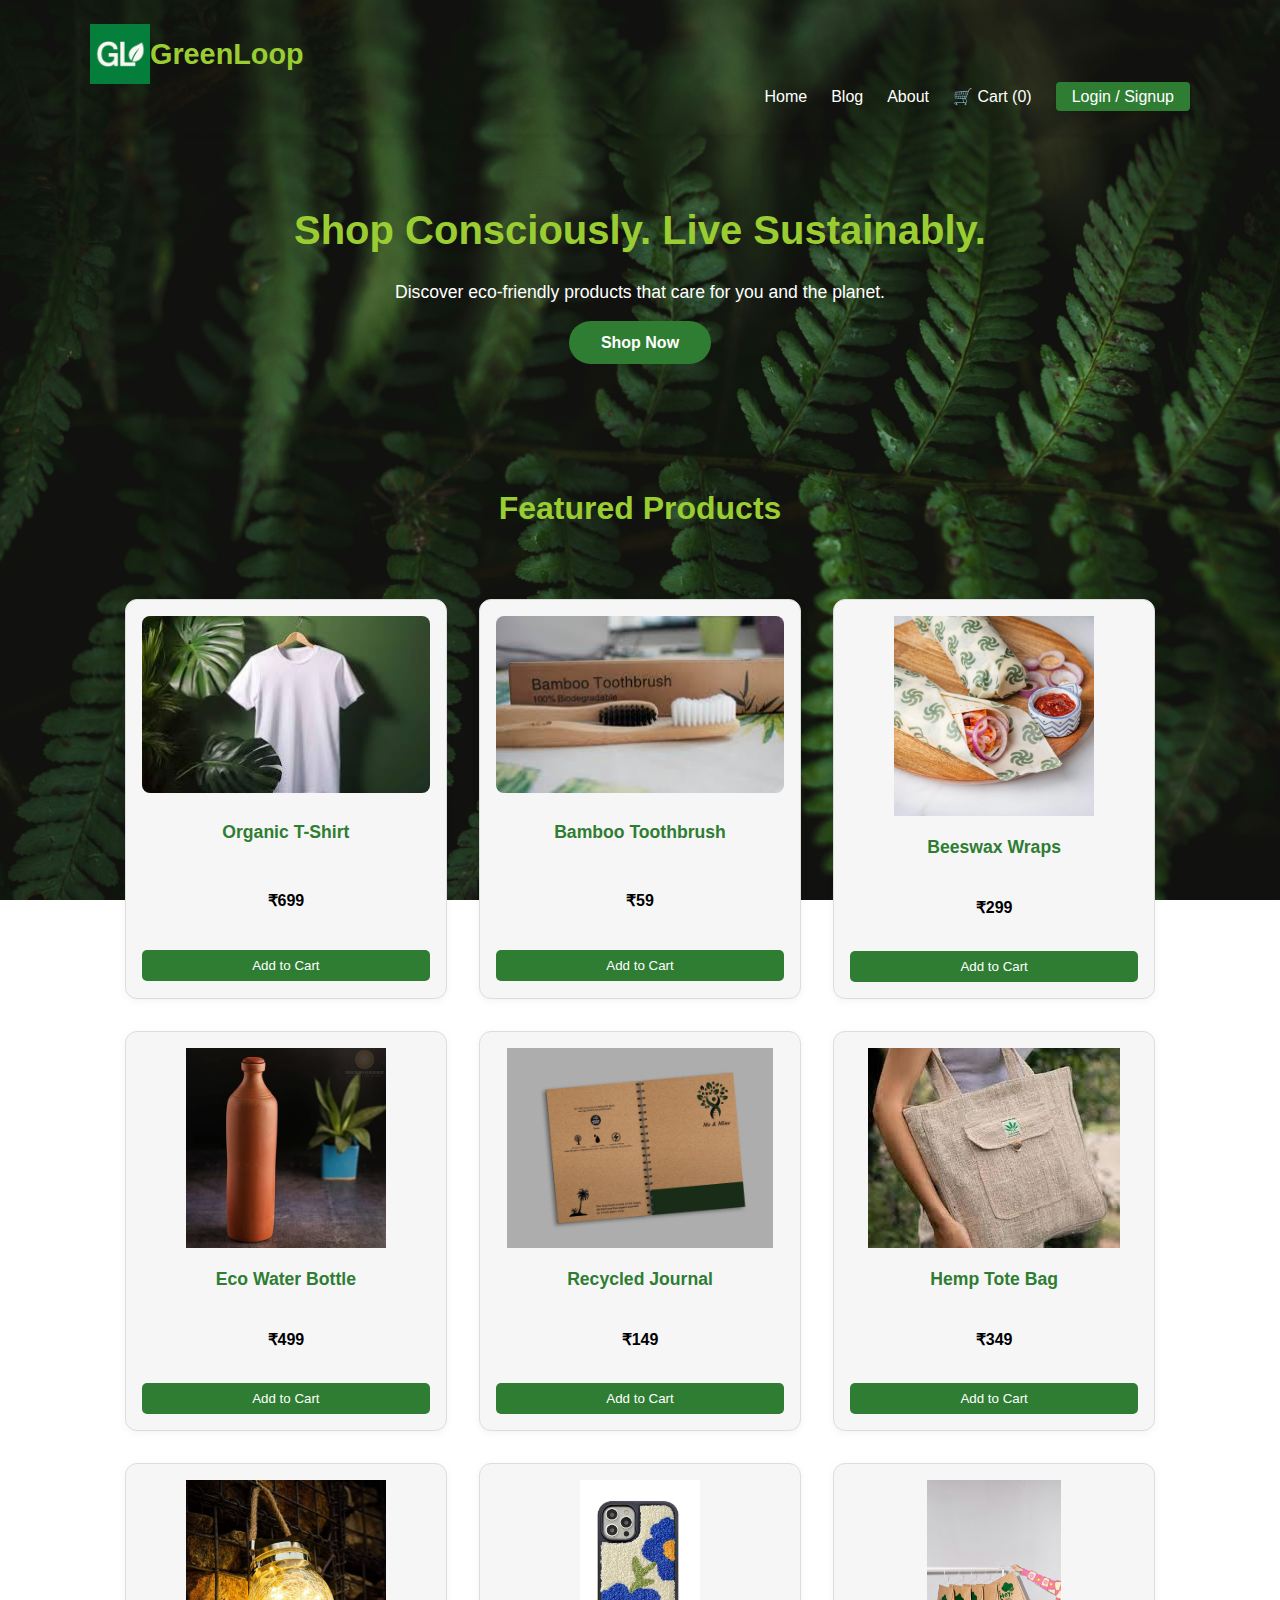
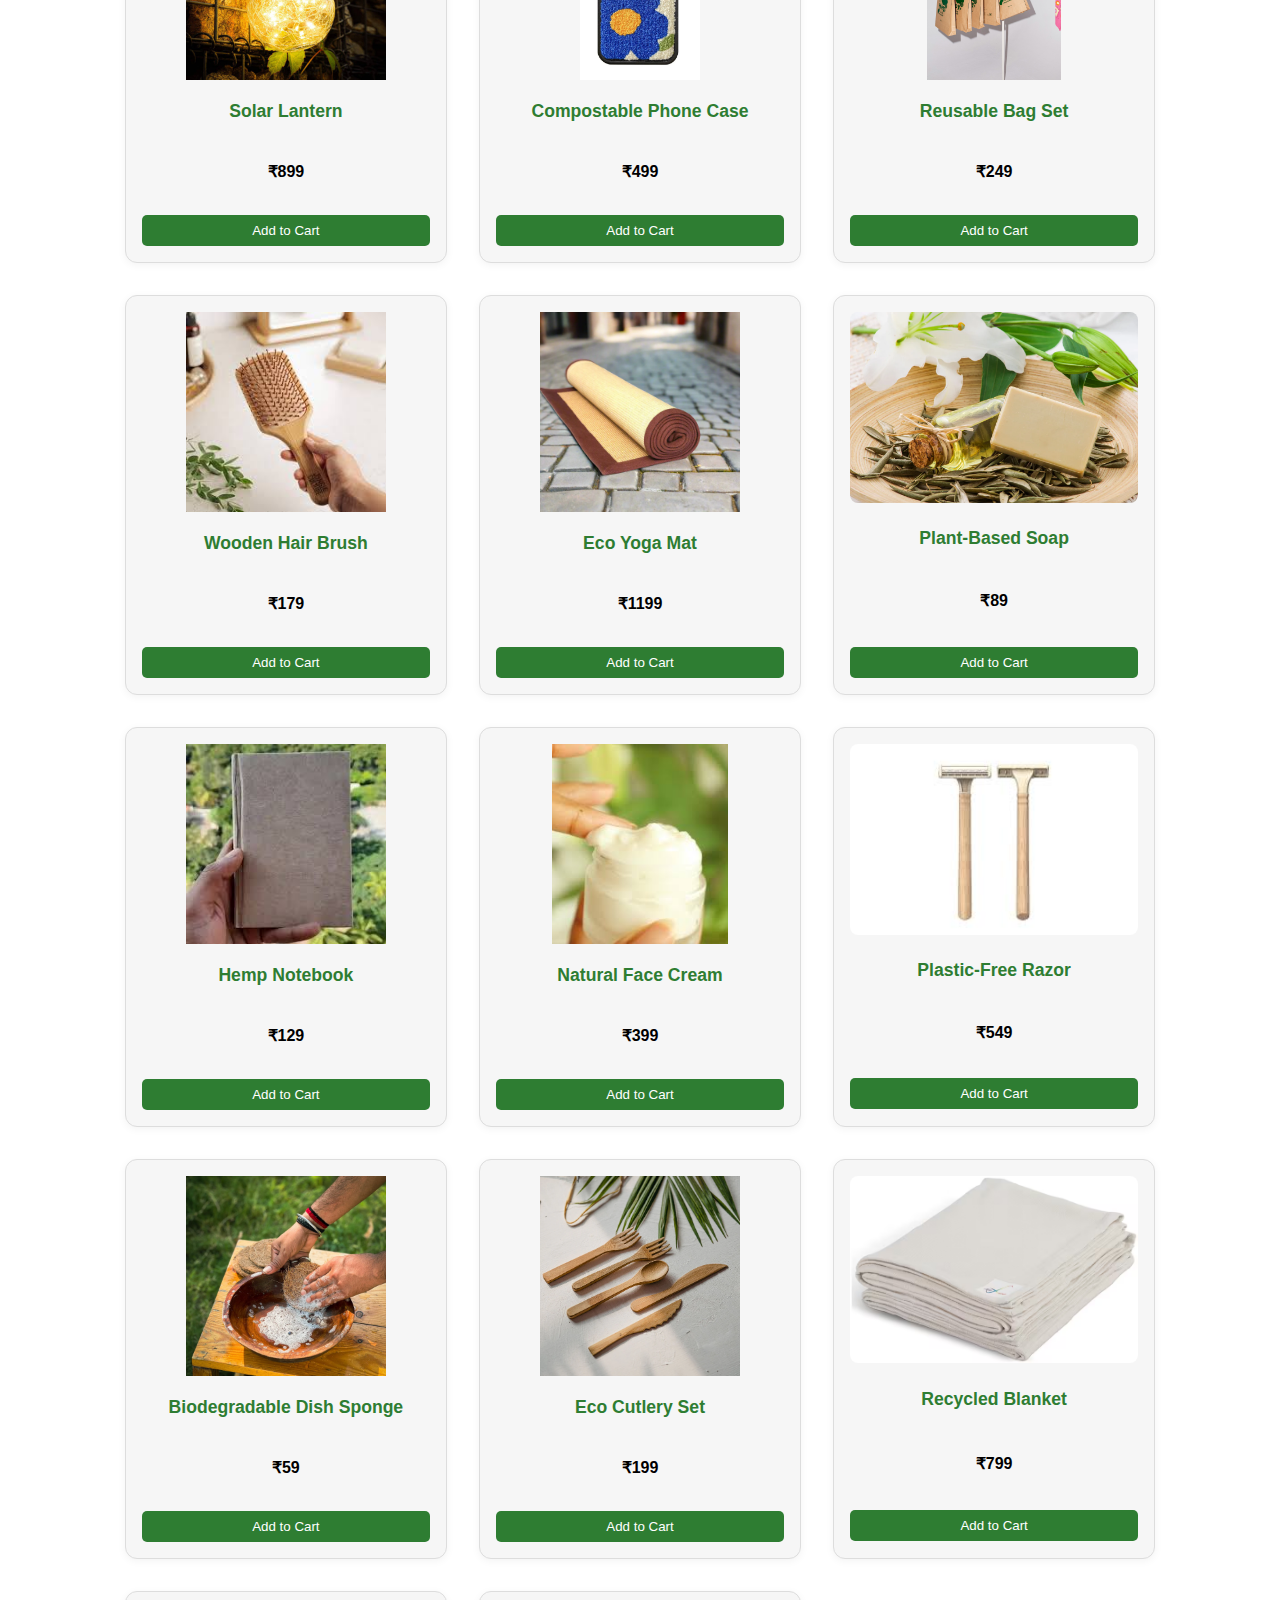
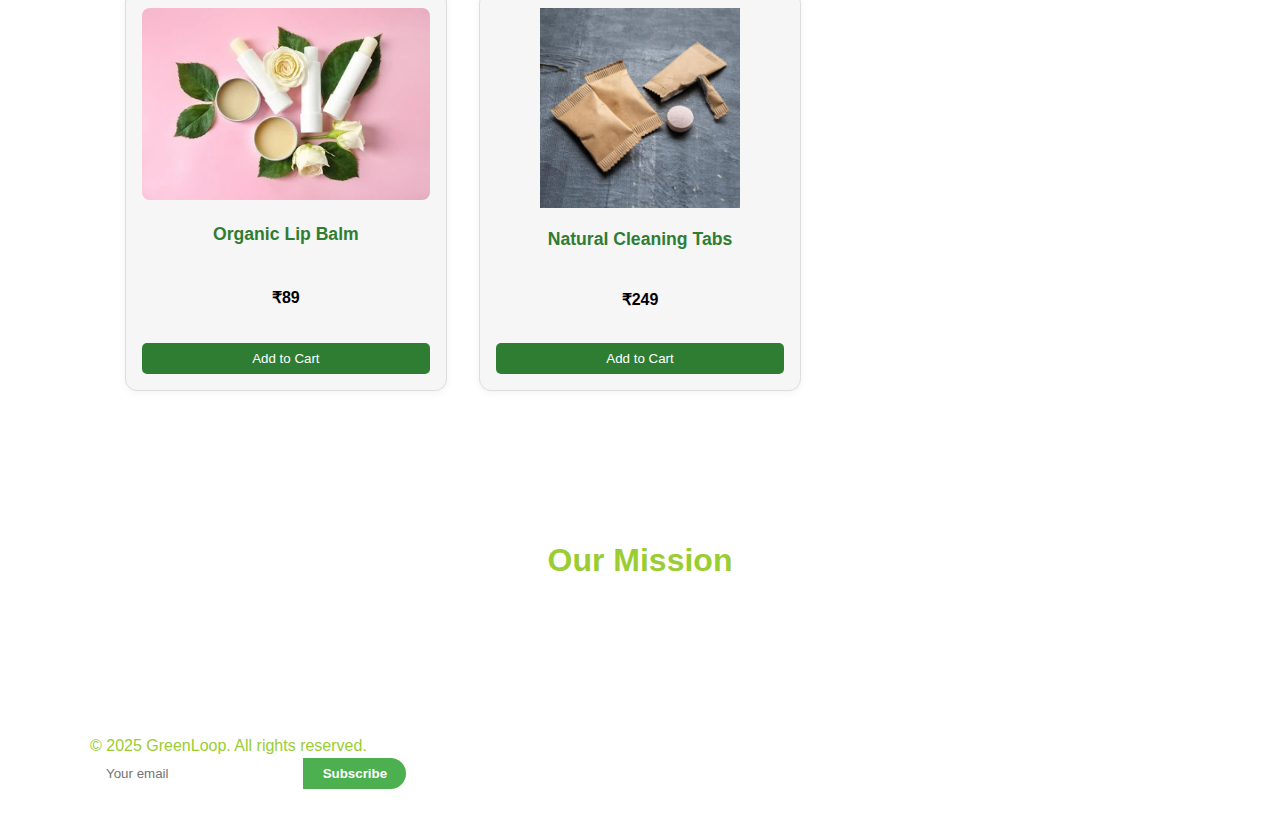
<file: index.html>
<!-- index.html -->
<!DOCTYPE html>
<html lang="en">
<head>
  <meta charset="UTF-8" />
  <meta name="viewport" content="width=device-width, initial-scale=1.0"/>
  <link rel="icon" href="images\GL.png">
  <title>GreenLoop – Shop Consciously. Live Sustainably</title>
  <link rel="stylesheet" href="styles.css" />
</head>
<body>

    <!-- login up-->


    <div id="user-info"></div>



  <!-- Header -->
  <header class="header">
    <div class="container">
<!--       <h1 class="logo">GreenLoop</h1> -->
<!--        <a href="index.html" class="logo">
       <img src="images\GL.png" alt="GreenLoop Logo" class="logo-img">
       </a> -->
      <a href="index.html" class="logo">
  <img src="images/GL.png" alt="GreenLoop Logo" class="logo-img">
  <span class="logo-text">GreenLoop</span>
</a>

      

      <nav class="nav">
        <ul>
          <li><a href="#">Home</a></li>
         <!-- <li><a href="#">Shop</a></li>-->
          <li><a href="blog.html">Blog</a></li>
          <li><a href="about.html">About</a></li>
          <li><a href="cart.html">
  🛒 Cart (<span id="cart-count">0</span>)
</a>
</li>
         

        </ul>
      </nav>
    </div>
  </header>

  <!-- Hero Section -->
  <section class="hero">
    <div class="container">
      <h2>Shop Consciously. Live Sustainably.</h2>
      <p>Discover eco-friendly products that care for you and the planet.</p>
      <a href="#" class="btn">Shop Now</a>
    </div>
  </section>

  <!-- Featured Products -->
  <section class="featured-products">
    <div class="container">
      <h3>Featured Products</h3>
      <div class="product-grid">
        <div class="product-card">
          <img src="https://via.placeholder.com/200" alt="Organic Cotton T-Shirt">
          <h4>Organic Cotton T-Shirt</h4>
          <p>$29.99</p>
        </div>
        <div class="product-card">
          <img src="https://via.placeholder.com/200" alt="Bamboo Toothbrush">
          <h4>Bamboo Toothbrush</h4>
          <p>$4.99</p>
        </div>
        <div class="product-card">
          <img src="https://via.placeholder.com/200" alt="Beeswax Wraps">
          <h4>Beeswax Wraps</h4>
          <p>$14.99</p>
        </div>
      </div>
    </div>
  </section>

  <!-- Mission Section -->
  <section class="mission">
    <div class="container">
      <h3>Our Mission</h3>
      <p>
        GreenLoop is committed to making sustainable living simple. We curate ethically sourced,
        planet-friendly products so you can shop with confidence and make a positive impact every day.
      </p>
    </div>
  </section>

  <!-- Footer -->
  <footer class="footer">
    <div class="container">
      <p>&copy; 2025 GreenLoop. All rights reserved.</p>
      <form class="newsletter">
        <input type="email" placeholder="Your email">
        <button type="submit">Subscribe</button>
      </form>
    </div>
  </footer>




  <!-- card up-->

  <!-- <button onclick="toggleCart()" class="cart-button">🛒 View Cart (<span id="cart-count">0</span>)</button>

<div id="cart" class="cart-panel hidden">
  <h2>Your Cart</h2>
  <ul id="cart-items"></ul>
  <p><strong>Total: $<span id="cart-total">0.00</span></strong></p>
  <button onclick="toggleCart()">Close</button>
</div> -->







  <!-- ...existing code... -->
<script src="script.js"></script>
<!-- ...existing code... -->




<!-- <script>
  const userInfo = document.getElementById("user-info");
  const currentUser = JSON.parse(localStorage.getItem("currentUser"));

  if (currentUser) {
    userInfo.innerHTML = `
      <p>Welcome, ${currentUser.name}! <button onclick="logout()">Logout</button></p>
    `;
  } else {
    userInfo.innerHTML = `
      <a href="login.html">Login / Signup</a>
    `;
    userInfo.innerHTML = `<a href="login.html" class="btn-login">Login / Signup</a>`;
    const navList = document.querySelector(".nav ul");
    if (navList) {
    const loginItem = document.createElement("li");
    loginItem.innerHTML = `<a href="login.html" class="btn-login">Login / Signup</a>`;
    navList.appendChild(loginItem);

  }

  const navList = document.querySelector(".nav ul");
if (navList) {
  const loginItem = document.createElement("li");
  loginItem.innerHTML = `<a href="login.html" class="btn-login">Login / Signup</a>`;
  navList.appendChild(loginItem);
}


  function logout() {
    localStorage.removeItem("currentUser");
    window.location.reload();
  }
</script> -->

<!-- <script> -->
  <!-- document.addEventListener("DOMContentLoaded", () => {
    const userInfo = document.getElementById("user-info");
    const currentUser = JSON.parse(localStorage.getItem("currentUser"));

    // if (currentUser) {
    //   userInfo.innerHTML = `
    //     <p>Welcome, ${currentUser.name}! <button onclick="logout()">Logout</button></p>
    //   `;
    // } else {
    //   const navList = document.querySelector(".nav ul");
    //   if (navList) {
    //     const loginItem = document.createElement("li");
    //     loginItem.innerHTML = `<a href="login.html" class="btn-login">Login / Signup</a>`;
    //     navList.appendChild(loginItem);
    //   }
    // }

//     if (currentUser) {
//       const navList = document.querySelector(".nav ul");
//   if (navList) {
//   const loginItem = document.createElement("li");
//   loginItem.innerHTML = `<a href="login.html" class="btn-login-nav">Login / Signup</a>`;
//   navList.appendChild(loginItem);
// }

// } else {
//   userInfo.innerHTML = `
//     <a href="login.html" class="btn-login-fixed">Login / Signup</a>`;
// }


//     function logout() {
//       localStorage.removeItem("currentUser");
//       window.location.reload();
//     }
//   }); -->
<!-- // </script> -->

<script>
  document.addEventListener("DOMContentLoaded", () => {
    const userInfo = document.getElementById("user-info");
    const currentUser = JSON.parse(localStorage.getItem("currentUser"));

    if (currentUser) {
      userInfo.innerHTML = `
        <p>Welcome, ${currentUser.name}! <button onclick="logout()">Logout</button></p>
      `;
    } else {
      const navList = document.querySelector(".nav ul");
      if (navList) {
        const loginItem = document.createElement("li");
        loginItem.innerHTML = `<a href="login.html" class="btn-login-nav">Login / Signup</a>`;
        navList.appendChild(loginItem);
      }
    }

    function logout() {
      localStorage.removeItem("currentUser");
      window.location.reload();
    }
  });
</script>




</body>
</html>
</file>
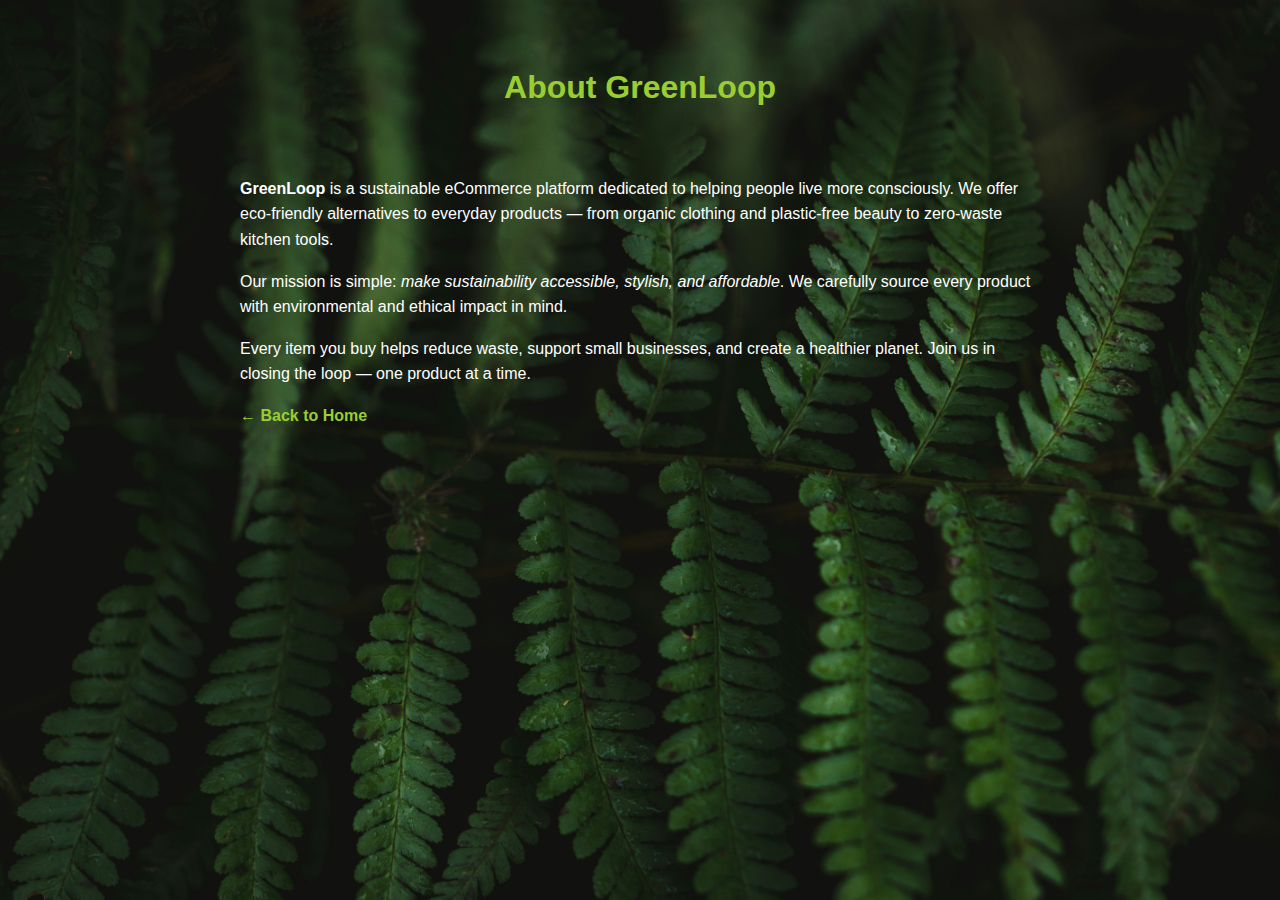
<file: about.html>
<!DOCTYPE html>
<html lang="en">
<head>
  <meta charset="UTF-8" />
  <meta name="viewport" content="width=device-width, initial-scale=1.0" />
  <title>About Us – GreenLoop</title>
  <style>
    body {
      font-family: Arial, sans-serif;
      margin: 0;
      padding: 2rem;
      /* background-color: #f0fdf4; */
      background-image: url('images/background.jpg');
      background-size: cover;
      background-repeat: no-repeat;
      background-position: center center;
      background-attachment: fixed;
      color: white;
    }

    header {
      /* background-color: #2e7d32; */
      color: white;
      padding: 1rem;
      text-align: center;
    }

    main {
      max-width: 800px;
      margin: 2rem auto;
      line-height: 1.6;
    }

    a {
      color: #9acd32;
      text-decoration: none;
      font-weight: bold;
    }

    a:hover {
      text-decoration: underline;
    }

    h1{
      color: #9acd32;
    }
  </style>
</head>
<body>
  <header>
    <h1>About GreenLoop</h1>
  </header>

  <main>
    <p><strong>GreenLoop</strong> is a sustainable eCommerce platform dedicated to helping people live more consciously. We offer eco-friendly alternatives to everyday products — from organic clothing and plastic-free beauty to zero-waste kitchen tools.</p>

    <p>Our mission is simple: <em>make sustainability accessible, stylish, and affordable</em>. We carefully source every product with environmental and ethical impact in mind.</p>

    <p>Every item you buy helps reduce waste, support small businesses, and create a healthier planet. Join us in closing the loop — one product at a time.</p>

    <p><a href="index.html">← Back to Home</a></p>
  </main>
</body>
</html>
</file>
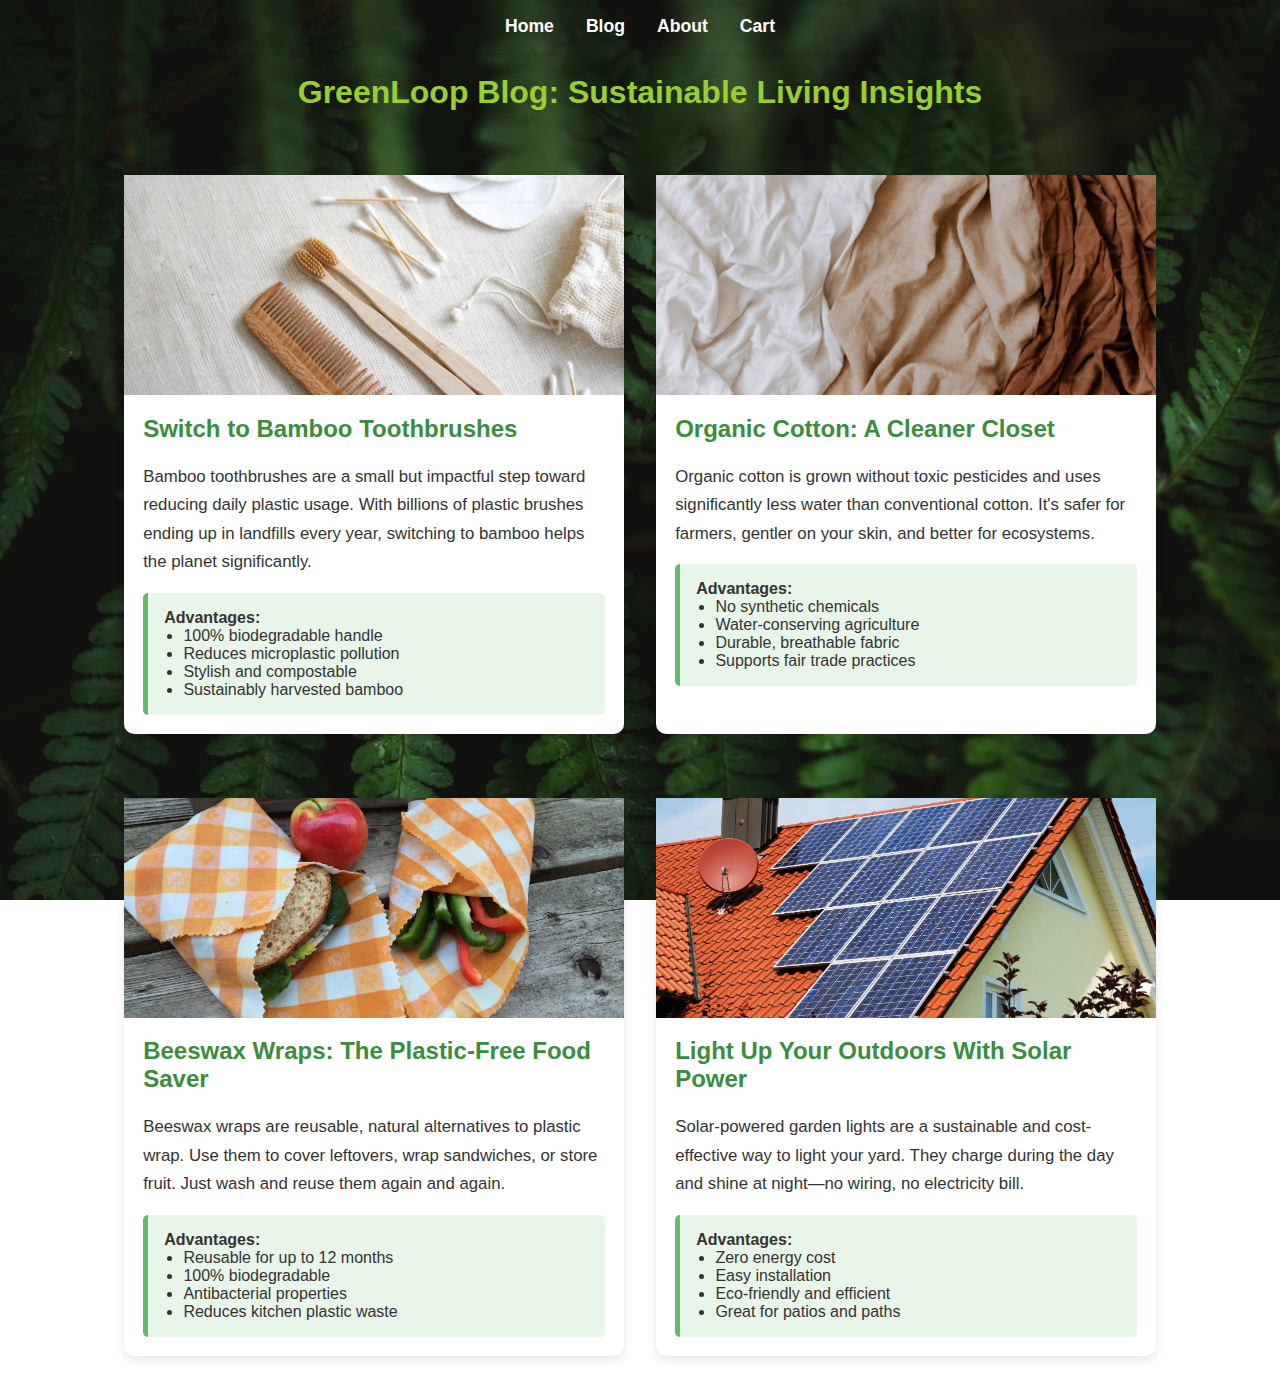
<file: blog.html>
<!DOCTYPE html>
<html lang="en">
<head>
  <meta charset="UTF-8" />
  <meta name="viewport" content="width=device-width, initial-scale=1.0"/>
  <link rel="icon" href="images\GL.png">
  <title>GreenLoop Blog</title>
  <style>
    * {
  box-sizing: border-box;
}

    body {
      font-family: 'Segoe UI', sans-serif;
      margin: 0;
      padding: 0;
      /* background-color: #f9f9f9; */
      color: #333;


  /* font-family: 'Lato', sans-serif;
  line-height: 1.6; */
  /* background-color: #f5f5f5; */
  /* color: #333; */
  background-image: url('images/background.jpg');
  background-size: cover;
  background-repeat: no-repeat;
  background-position: center center;
  background-attachment: fixed;

    }

    /* Sticky Navbar */
    nav {
/*       background-color: #2e7d32; */
/*       position: sticky; */
      top: 0;
      z-index: 1000;
      display: flex;
      justify-content: center;
      gap: 2rem;
      padding: 1rem 0;
      box-shadow: 0 2px 5px rgba(0,0,0,0.1);
    }

    nav a {
      color: #fff;
      text-decoration: none;
      font-weight: bold;
      font-size: 1.1rem;
      transition: color 0.3s ease;
    }

    nav a:hover {
      color: #c8e6c9;
    }

    /* .container {
      max-width: 1100px;
      margin: auto;
      padding: 2rem 1rem;
    } */

    h1 {
      text-align: center;
      color: #9acd32;
      margin-bottom: 2rem;
    }

    /* .blog-post {
      background: #fff;
      margin-bottom: 3rem;
      border-radius: 10px;
      box-shadow: 0 4px 10px rgba(0,0,0,0.1);
      overflow: hidden;
    } */

    /* .blog-post img {
      width: 100%;
      height: 350px;
      object-fit: cover;
      display: block;
    } */

/* .blog-post img {
  width: 100%;
  max-height: 350px;
  object-fit: contain;
  background: #f0f0f0;
  display: block;
} */
/* .blog-content {
      padding: 1.5rem;
    } */

    .blog-content h2 {
      color: #388e3c;
      margin-top: 0;
    }

    .blog-content p {
      font-size: 1.05rem;
      line-height: 1.7;
      margin-bottom: 1rem;
    }

    .advantages {
      background-color: #e8f5e9;
      padding: 1rem;
      border-left: 5px solid #66bb6a;
      margin-top: 1rem;
      border-radius: 5px;
    }

    .advantages ul {
      margin: 0;
      padding-left: 1.2rem;
    }

    /* @media (max-width: 768px) {
      nav {
        flex-direction: column;
        gap: 1rem;
      }

      .blog-post img {
        height: 250px;
      }

      .blog-content {
        padding: 1rem;
      }
    } */

    /* ...existing code... */
.container {
  max-width: 1100px;
  margin: auto;
  padding: 2rem 1rem;
  display: flex;
  flex-wrap: wrap;
  gap: 2rem;
  justify-content: center;
  align-items: stretch; /* Ensures all cards have equal height */
}
/* .blog-post img {
  width: 100%;
  height: 220px;
  object-fit: cover;
  display: block;
  border-top-left-radius: 10px;
  border-top-right-radius: 10px;
} */

/*  .blog-post {
  background: #fff;
  border-radius: 10px;
  box-shadow: 0 4px 10px rgba(0,0,0,0.1);
  overflow: hidden;
  flex: 1 1 320px;
  min-width: 500px;
  display: flex;
  flex-direction: column;
  transition: transform 0.2s;
} */
 /* .blog-post img {
  width: 100%;
  max-height: 220px;
  object-fit: contain;
  background: #f0f0f0;
  display: block;
} */
  .blog-post {
  background: #fff;
  border-radius: 10px;
  box-shadow: 0 4px 10px rgba(0,0,0,0.1);
/*   overflow: hidden; */
  flex: 1 1 320px;
  min-width: 0; /* Allow shrinking below 500px */
  display: flex;
  flex-direction: column;
  transition: transform 0.2s;
  max-width: 500px;
}



.blog-post:hover {
  transform: translateY(-5px) scale(1.03);
}

.blog-post img {
  width: 100%;
  max-height: 220px;
  object-fit: cover;
  background: #f0f0f0;
  display: block;
}

.blog-content {
  padding: 1.2rem;
  flex: 1 1 auto;
  display: flex;
  flex-direction: column;
  justify-content: space-between;
}

/* Responsive adjustments */
@media (max-width: 900px) {
  .container {
    gap: 1.2rem;
  }
  .blog-post {
    max-width: 100%;
    min-width: 200px;
  }
}

@media (max-width: 600px) {
  .container {
    flex-direction: column;
    gap: 1rem;
    padding: 1rem 0.5rem;
  }
  .blog-post {
    max-width: 100%;
    min-width: 0;
  }
  .blog-post img {
    max-height: 180px;
  }
  .blog-content {
    padding: 1rem;
  }
}
    .blog-post {
  background: #fff;
  border-radius: 10px;
  box-shadow: 0 4px 10px rgba(0,0,0,0.1);
  display: flex;
  flex-direction: column;
  transition: transform 0.2s;
  flex: 1 1 320px;
  max-width: 500px;
  min-width: 0;
  height: auto;              /* ✅ allow content to define height */
}
.blog-content {
  padding: 1.2rem;
  display: flex;
  flex-direction: column;
  justify-content: space-between;
  flex-grow: 1;
}
.blog-post img {
  width: 100%;
  height: auto;
  max-height: 220px;  /* Or adjust as needed */
  object-fit: cover;
}
/* @media (max-width: 600px) {
  .container {
    flex-direction: column;
    gap: 1rem;
    padding: 1rem 0.5rem;
  }

  .blog-post {
    max-width: 100%;
    min-width: 0;
    display: flex;
    flex-direction: column;
  }

  .blog-post img {
    max-height: 180px;
  }

  .blog-content {
    padding: 1rem;
    display: block;
    flex-grow: 1;
  }

  .blog-content p {
    display: block;
    font-size: 1rem;
    line-height: 1.5;
    margin-bottom: 1rem;
  }
}
 */
/* ...existing code... */

    @media (max-width: 600px) {
  .container {
    flex-direction: column;
    gap: 1rem;
    padding: 1rem 0.5rem;
  }

  .blog-post {
    max-width: 100%;
    min-width: 0;
    display: flex;
    flex-direction: column;
    height: auto; /* ✅ important */
  }

  .blog-post img {
    max-height: 180px;
  }

  .blog-content {
    padding: 1rem;
    display: block;
    height: auto; /* ✅ allow to grow */
    overflow: visible; /* ✅ allow content */
    flex: none; /* ✅ remove any flex shrink/grow conflicts */
  }

  .blog-content p {
    display: block;
    font-size: 1rem;
    line-height: 1.6;
    margin-bottom: 1rem;
    overflow: visible; /* ✅ if text is being clipped */
  }
}
    .blog-post {
  display: block;           /* ✅ remove flex layout */
  height: auto;             /* ✅ allow to grow */
}

.blog-content {
  display: block;           /* ✅ ensure natural flow */
  height: auto;             /* ✅ allow full height */
  overflow: visible;        /* ✅ prevent text clipping */
  flex: none !important;    /* ✅ override flex shrinking */
}

.blog-content p {
  display: block;
  overflow: visible;
  white-space: normal;      /* ✅ wrap text normally */
  max-height: none;         /* ✅ remove hidden height cap */
}


  </style>
</head>
<body>

  <nav>
    <a href="index.html">Home</a>
    <a href="blog.html">Blog</a>
    <a href="about.html">About</a>
    <a href="cart.html">Cart</a>
  </nav>

  <h1>GreenLoop Blog: Sustainable Living Insights</h1>
  <div class="container">
    

    <div class="blog-post">
      <img src="images/blog1.jpg" alt="Bamboo Toothbrush">
      <div class="blog-content">
        <h2>Switch to Bamboo Toothbrushes</h2>
        <p>Bamboo toothbrushes are a small but impactful step toward reducing daily plastic usage. With billions of plastic brushes ending up in landfills every year, switching to bamboo helps the planet significantly.</p>
        <div class="advantages">
          <strong>Advantages:</strong>
          <ul>
            <li>100% biodegradable handle</li>
            <li>Reduces microplastic pollution</li>
            <li>Stylish and compostable</li>
            <li>Sustainably harvested bamboo</li>
          </ul>
        </div>
      </div>
    </div>

    <div class="blog-post">
      <img src="images/blog2.jpg" alt="Organic Cotton Shirt">
      <div class="blog-content">
        <h2>Organic Cotton: A Cleaner Closet</h2>
        <p>Organic cotton is grown without toxic pesticides and uses significantly less water than conventional cotton. It's safer for farmers, gentler on your skin, and better for ecosystems.</p>
        <div class="advantages">
          <strong>Advantages:</strong>
          <ul>
            <li>No synthetic chemicals</li>
            <li>Water-conserving agriculture</li>
            <li>Durable, breathable fabric</li>
            <li>Supports fair trade practices</li>
          </ul>
        </div>
      </div>
    </div>
  </div>

  <div class="container">
    <div class="blog-post">
      <img src="images/blog3.jpg" alt="Beeswax Wraps">
      <div class="blog-content">
        <h2>Beeswax Wraps: The Plastic-Free Food Saver</h2>
        <p>Beeswax wraps are reusable, natural alternatives to plastic wrap. Use them to cover leftovers, wrap sandwiches, or store fruit. Just wash and reuse them again and again.</p>
        <div class="advantages">
          <strong>Advantages:</strong>
          <ul>
            <li>Reusable for up to 12 months</li>
            <li>100% biodegradable</li>
            <li>Antibacterial properties</li>
            <li>Reduces kitchen plastic waste</li>
          </ul>
        </div>
      </div>
    </div>

    <div class="blog-post">
      <img src="images/blog4.jpg" alt="Solar Garden Light">
      <div class="blog-content">
        <h2>Light Up Your Outdoors With Solar Power</h2>
        <p>Solar-powered garden lights are a sustainable and cost-effective way to light your yard. They charge during the day and shine at night—no wiring, no electricity bill.</p>
        <div class="advantages">
          <strong>Advantages:</strong>
          <ul>
            <li>Zero energy cost</li>
            <li>Easy installation</li>
            <li>Eco-friendly and efficient</li>
            <li>Great for patios and paths</li>
          </ul>
        </div>
      </div>
    </div>
  </div>

</body>
</html>
</file>
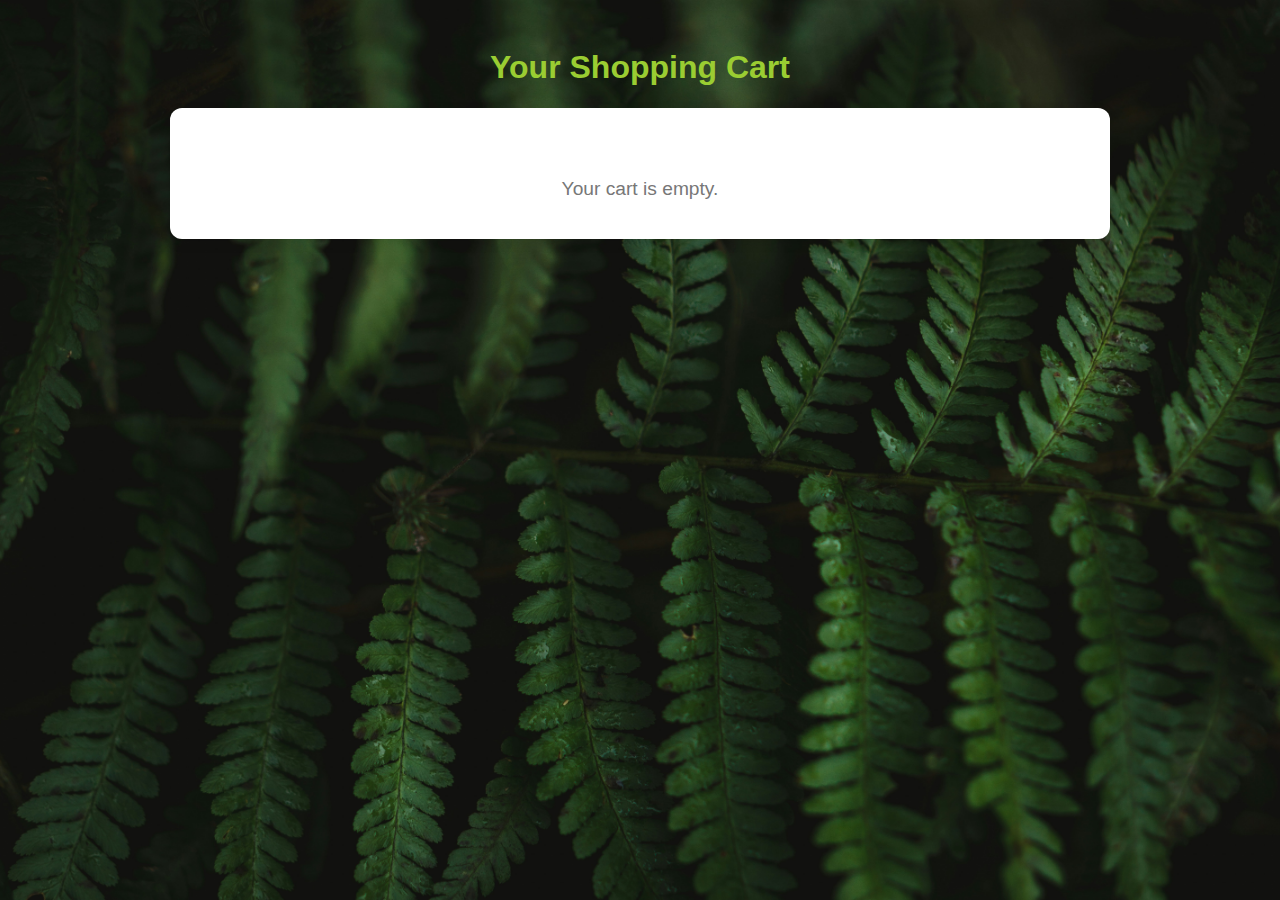
<file: cart.html>
<!DOCTYPE html>
<html lang="en">
<head>
  <meta charset="UTF-8" />
  <title>Your Cart - GreenLoop</title>
  <style>
    body {
      font-family: Arial, sans-serif;
      padding: 20px;
      /* background-color: #f5f5f5; */
      background-image: url('images/background.jpg');
      background-size: cover;
      background-repeat: no-repeat;
      background-position: center center;
      background-attachment: fixed;
      
    }

    h1 {
      text-align: center;
      color: #9acd32;
    }

    .cart-container {
      max-width: 900px;
      margin: auto;
      background: #fff;
      padding: 20px;
      border-radius: 12px;
      box-shadow: 0 4px 12px rgba(0,0,0,0.1);
    }

    .cart-item {
      display: flex;
      justify-content: space-between;
      align-items: center;
      padding: 15px 0;
      border-bottom: 1px solid #ddd;
    }

    .cart-item img {
      width: 80px;
      height: 80px;
      object-fit: cover;
      border-radius: 6px;
      margin-right: 15px;
    }

    .cart-info {
      flex: 1;
    }

    .cart-info h3 {
      margin: 0;
      color: #333;
    }

    .cart-info p {
      margin: 4px 0;
    }

    .qty-controls {
      display: flex;
      align-items: center;
      gap: 6px;
      margin-top: 5px;
    }

    .qty-btn {
      padding: 4px 10px;
      border: none;
      background-color: #4caf50;
      color: white;
      cursor: pointer;
      border-radius: 4px;
    }

    .qty-btn:hover {
      background-color: #388e3c;
    }

    .remove-btn {
      background-color: #e53935;
      color: white;
      border: none;
      padding: 8px 12px;
      border-radius: 6px;
      cursor: pointer;
    }

    .remove-btn:hover {
      background-color: #c62828;
    }

    .total {
      text-align: right;
      font-size: 1.3rem;
      margin-top: 20px;
    }

    .empty-cart {
      text-align: center;
      color: #777;
      font-size: 1.2rem;
      margin-top: 50px;
    }

    .checkout-btn {
      margin-top: 20px;
      float: right;
      background-color: #2e7d32;
      color: white;
      padding: 12px 20px;
      font-size: 1rem;
      border: none;
      border-radius: 6px;
      cursor: pointer;
    }

    .checkout-btn:hover {
      background-color: #1b5e20;
    }
  </style>
</head>
<body>
  <h1>Your Shopping Cart</h1>
  <div class="cart-container" id="cart-container">
    <p class="empty-cart">Your cart is empty.</p>
  </div>

  <script>
    let cart = JSON.parse(localStorage.getItem("cart")) || [];

    // Add quantity if missing
    cart = cart.map(item => ({
      ...item,
      quantity: item.quantity || 1
    }));

    function saveCart() {
      localStorage.setItem("cart", JSON.stringify(cart));
    }

    function renderCart() {
      const container = document.getElementById("cart-container");
      container.innerHTML = "";

      if (cart.length === 0) {
        container.innerHTML = `<p class="empty-cart">Your cart is empty.</p>`;
        return;
      }

      let total = 0;

      cart.forEach((item, index) => {
        const subtotal = item.price * item.quantity;
        total += subtotal;

        const div = document.createElement("div");
        div.className = "cart-item";
        div.innerHTML = `
          <img src="${item.image}" alt="${item.title}">
          <div class="cart-info">
            <h3>${item.title}</h3>
            
          
            <p>Price: ₹${item.price.toFixed(2)}</p>

            <div class="qty-controls">
              <button class="qty-btn" onclick="changeQty(${index}, -1)">-</button>
              <span>${item.quantity}</span>
              <button class="qty-btn" onclick="changeQty(${index}, 1)">+</button>
            </div>
            <p><strong>Subtotal:</strong> ₹${subtotal.toFixed(2)}</p>
            

          </div>
          <button class="remove-btn" onclick="removeFromCart(${index})">Remove</button>
        `;
        container.appendChild(div);
      });

      const totalDiv = document.createElement("div");
      totalDiv.className = "total";
      totalDiv.textContent = `Total: ₹${total.toFixed(2)}`;
      container.appendChild(totalDiv);

      const checkoutBtn = document.createElement("button");
      checkoutBtn.className = "checkout-btn";
      checkoutBtn.textContent = "Proceed to Checkout";
      checkoutBtn.onclick = () => window.location.href = "checkout.html";
      container.appendChild(checkoutBtn);
    }

    function changeQty(index, delta) {
      cart[index].quantity += delta;
      if (cart[index].quantity < 1) cart[index].quantity = 1;
      saveCart();
      renderCart();
    }

    function removeFromCart(index) {
      cart.splice(index, 1);
      saveCart();
      renderCart();
    }

    document.addEventListener("DOMContentLoaded", renderCart);
  </script>
</body>
</html>
</file>
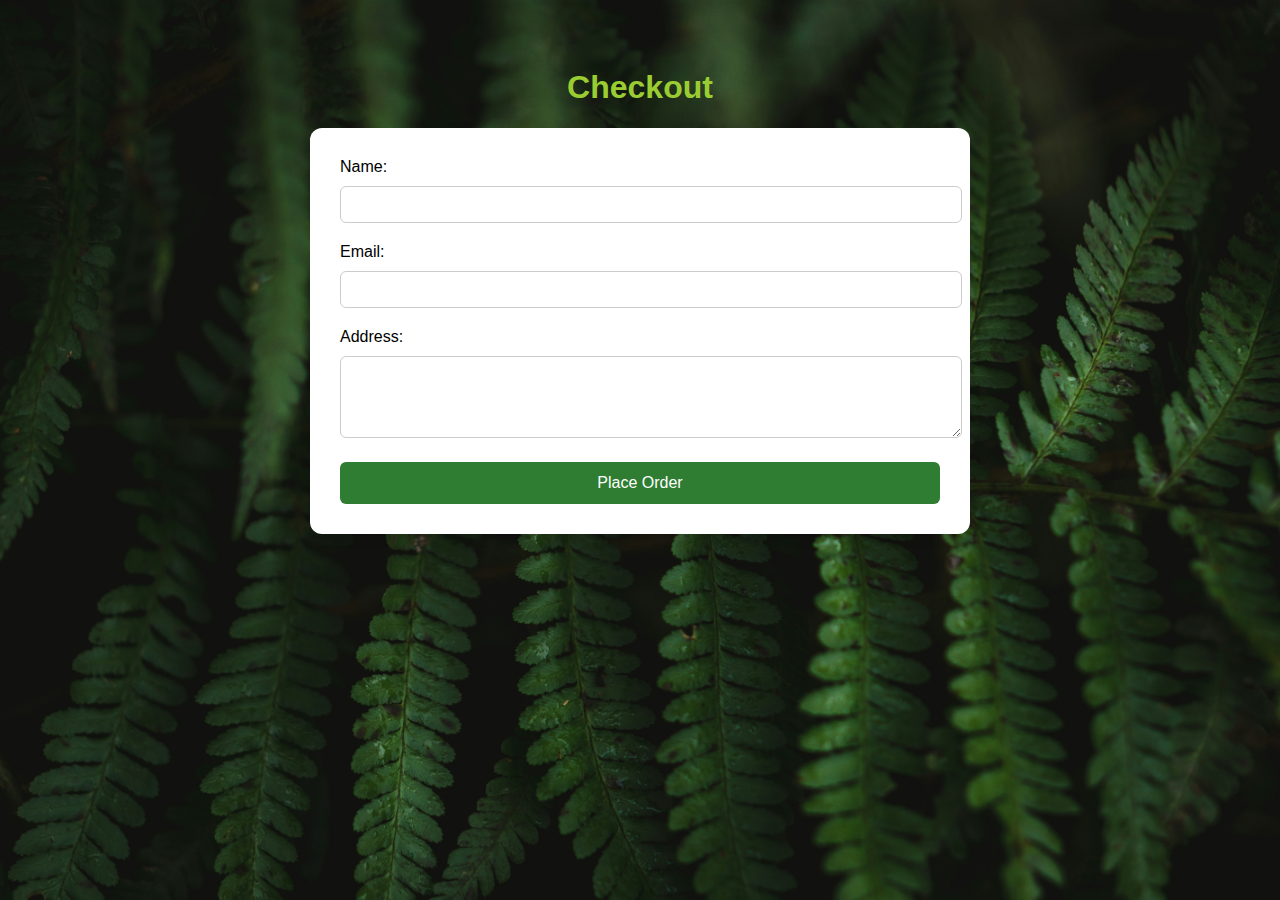
<file: checkout.html>
<!DOCTYPE html>
<html lang="en">
<head>
  <meta charset="UTF-8">
  <title>Checkout - GreenLoop</title>
  <style>
    body {
      font-family: Arial, sans-serif;
      padding: 40px;
      /* background-color: #f0f4f3; */
      background-image: url('images/background.jpg');
      background-size: cover;
      background-repeat: no-repeat;
      background-position: center center;
      background-attachment: fixed;
    }

    h1 {
      text-align: center;
      color: #9acd32;
    }

    .checkout-box {
      max-width: 600px;
      margin: auto;
      background: white;
      padding: 30px;
      border-radius: 12px;
      box-shadow: 0 4px 12px rgba(0,0,0,0.1);
      
    }

    .checkout-box input,
    .checkout-box textarea {
      width: 100%;
      padding: 10px;
      margin: 10px 0 20px;
      border-radius: 6px;
      border: 1px solid #ccc;
    }

    .checkout-box button {
      width: 100%;
      background-color: #2e7d32;
      color: white;
      padding: 12px;
      font-size: 1rem;
      border: none;
      border-radius: 6px;
      cursor: pointer;
    }

    .checkout-box button:hover {
      background-color: #1b5e20;
    }
  </style>
</head>
<body>
  <h1>Checkout</h1>
  <div class="checkout-box">
    <form id="checkout-form">
      <label>Name:</label>
      <input type="text" required>

      <label>Email:</label>
      <input type="email" required>

      <label>Address:</label>
      <textarea required rows="4"></textarea>

      <button type="submit">Place Order</button>
    </form>
  </div>

  <script>
    document.getElementById("checkout-form").addEventListener("submit", function(e) {
      e.preventDefault();
      alert("Thank you for your purchase! 🌱");
      localStorage.removeItem("cart");
      window.location.href = "index.html";
    });
  </script>
</body>
</html>
</file>
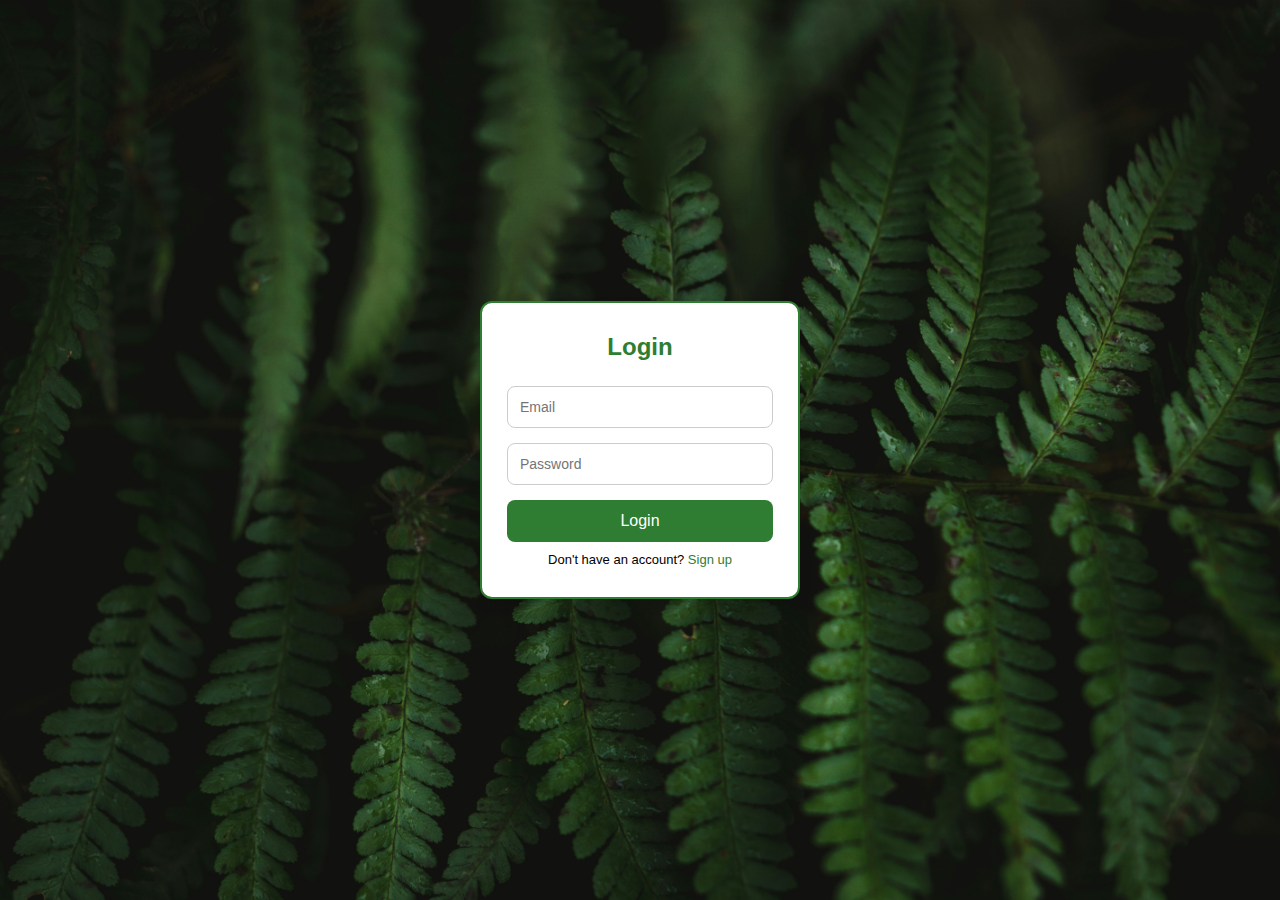
<file: login.html>
<!DOCTYPE html>
<html lang="en">
<head>
  <meta charset="UTF-8">
  <title>Login - GreenLoop</title>
  <style>
    * {
      box-sizing: border-box;
    }

    body {
      margin: 0;
      padding: 0;
      background-image: url('images/background.jpg');
      background-size: cover;
      background-repeat: no-repeat;
      background-position: center center;
      background-attachment: fixed;
      font-family: "Segoe UI", Tahoma, Geneva, Verdana, sans-serif;
      display: flex;
      justify-content: center;
      align-items: center;
      height: 100vh;
    }

    .login-container {
      background-color: #ffffff;
      border: 2px solid #2e7d32;
      border-radius: 12px;
      padding: 30px 25px;
      width: 320px;
      box-shadow: 0 6px 12px rgba(0, 0, 0, 0.1);
    }

    .login-container h2 {
      margin-top: 0;
      margin-bottom: 25px;
      text-align: center;
      color: #2e7d32;
    }

    .login-container input {
      width: 100%;
      padding: 12px;
      margin-bottom: 15px;
      border: 1px solid #ccc;
      border-radius: 8px;
      font-size: 14px;
    }

    .login-container button {
      width: 100%;
      padding: 12px;
      background-color: #2e7d32;
      color: white;
      font-size: 16px;
      border: none;
      border-radius: 8px;
      cursor: pointer;
      transition: background-color 0.3s ease;
    }

    .login-container button:hover {
      background-color: #276629;
    }

    .login-container .extra-link {
      text-align: center;
      margin-top: 10px;
      font-size: 13px;
    }

    .login-container .extra-link a {
      color: #2e7d32;
      text-decoration: none;
    }

    .login-container .extra-link a:hover {
      text-decoration: underline;
    }
  </style>
</head>
<body>

  <div class="login-container">
    <h2>Login</h2>
    <form onsubmit="event.preventDefault(); alert('Logged in!');">
      <input type="email" placeholder="Email" required>
      <input type="password" placeholder="Password" required>
      <button type="submit">Login</button>
    </form>
    <div class="extra-link">
      Don't have an account? <a href="signup.html">Sign up</a>
    </div>
  </div>





  
 <!---- for back to home butten
  <style>
    .extra-link {
      margin-top: 20px;
      text-align: center;
    }
    .extra-link a {
      color: #2e7d32;
      text-decoration: none;
    }
    .extra-link a:hover {
      text-decoration: underline;
    }
  </style>
 
 <div class="extra-link">
  <a href="index.html">← Back to Home</a>
</div>
 -->

</body>
</html>
</file>
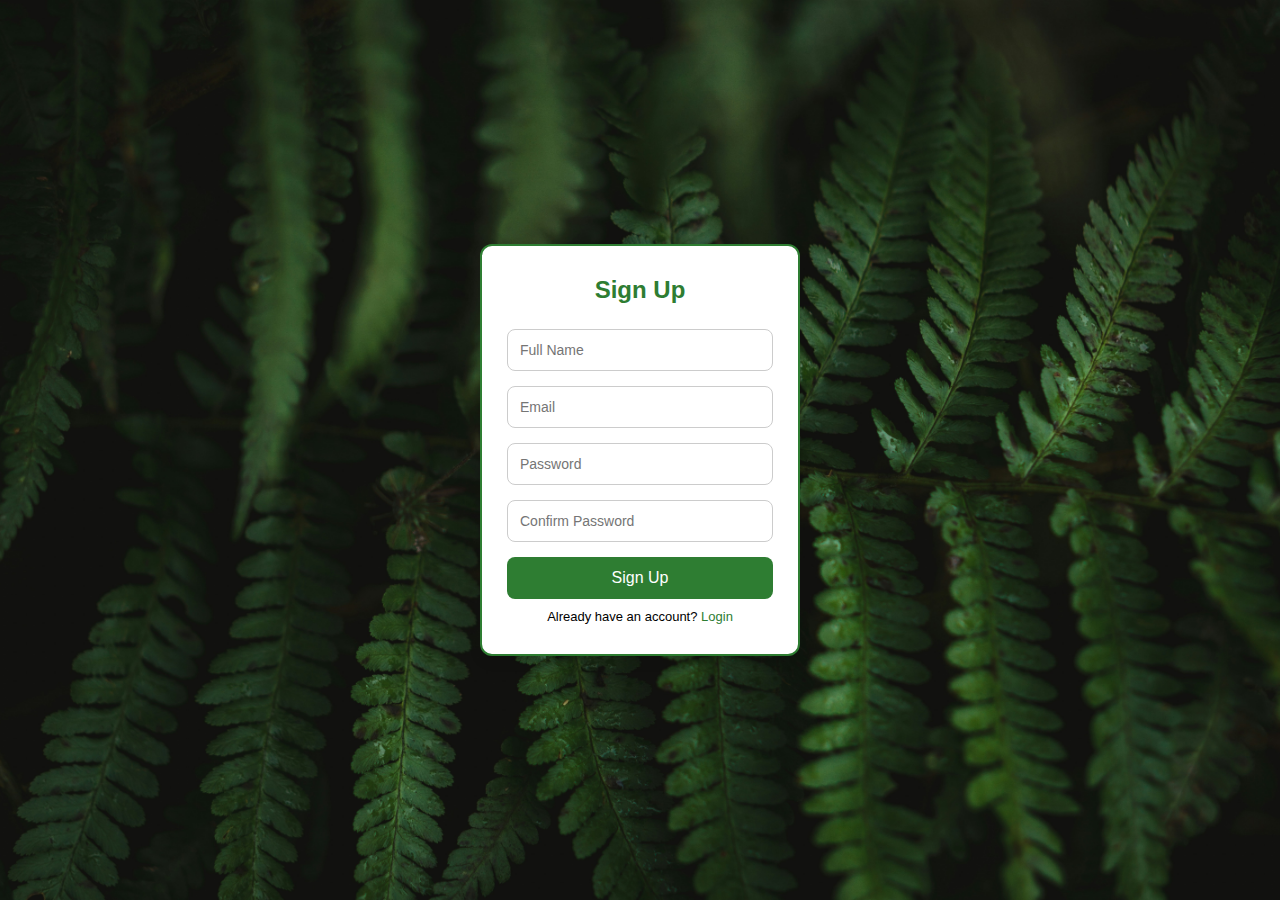
<file: signup.html>
<!DOCTYPE html>
<html lang="en">
<head>
  <meta charset="UTF-8">
  <title>Sign Up - GreenLoop</title>
  <style>
    * {
      box-sizing: border-box;
    }

    body {
      margin: 0;
      padding: 0;
      /* background-color: #f0fff0; */
      background-image: url('images/background.jpg');
      background-size: cover;
      background-repeat: no-repeat;
      background-position: center center;
      background-attachment: fixed;
      font-family: "Segoe UI", Tahoma, Geneva, Verdana, sans-serif;
      display: flex;
      justify-content: center;
      align-items: center;
      height: 100vh;
    }

    .signup-container {
      background-color: #ffffff;
      border: 2px solid #2e7d32;
      border-radius: 12px;
      padding: 30px 25px;
      width: 320px;
      box-shadow: 0 6px 12px rgba(0, 0, 0, 0.1);
    }

    .signup-container h2 {
      margin-top: 0;
      margin-bottom: 25px;
      text-align: center;
      color: #2e7d32;
    }

    .signup-container input {
      width: 100%;
      padding: 12px;
      margin-bottom: 15px;
      border: 1px solid #ccc;
      border-radius: 8px;
      font-size: 14px;
    }

    .signup-container button {
      width: 100%;
      padding: 12px;
      background-color: #2e7d32;
      color: white;
      font-size: 16px;
      border: none;
      border-radius: 8px;
      cursor: pointer;
      transition: background-color 0.3s ease;
    }

    .signup-container button:hover {
      background-color: #276629;
    }

    .signup-container .extra-link {
      text-align: center;
      margin-top: 10px;
      font-size: 13px;
    }

    .signup-container .extra-link a {
      color: #2e7d32;
      text-decoration: none;
    }

    .signup-container .extra-link a:hover {
      text-decoration: underline;
    }





    


    </style>
</head>
<body>

  <div class="signup-container">
    <h2>Sign Up</h2>
    <form onsubmit="event.preventDefault(); alert('Account created!');">
      <input type="text" placeholder="Full Name" required>
      <input type="email" placeholder="Email" required>
      <input type="password" placeholder="Password" required>
      <input type="password" placeholder="Confirm Password" required>
      <button type="submit">Sign Up</button>
    </form>
    <div class="extra-link">
      Already have an account? <a href="login.html">Login</a>
    </div>
  </div>

</body>
</html>
</file>
<file: styles.css>
/* styles.css */

/* Font and reset */
* {
  margin: 0;
  padding: 0;
  box-sizing: border-box;
}

body {
  font-family: 'Lato', sans-serif;
  line-height: 1.6;
  /* background-color: #f5f5f5; */
  /* color: #333; */
  background-image: url('images/background.jpg');
  background-size: cover;
  background-repeat: no-repeat;
  background-position: center center;
  background-attachment: fixed;
}


.container {
  width: 90%;
  max-width: 1100px;
  margin: 0 auto;
}

/* Header */
.header {
  /* background-color: #ffffff; */
  padding: 1.5rem 0;
  box-shadow: 0 2px 4px rgba(0, 0, 0, 0.05);
}

.logo {
  font-size: 1.8rem;
  color: #9acd32;
  font-weight: bold;
}

.nav ul {
  display: flex;
  gap: 1.5rem;
  list-style: none;
  justify-content: flex-end;
}

.nav a {
  text-decoration: none;
  color: white;
  font-weight: 500;
}

.nav a:hover {
  color: #4caf50;
}

/* Hero Section */
.hero {
  /* background-color: #e8f5e9; */
  text-align: center;
  padding: 4rem 2rem;
}

.hero h2 {
  font-size: 2.5rem;
  color: #9acd32;
  margin-bottom: 1rem;
}

.hero p {
  font-size: 1.1rem;
  color: white;
  margin-bottom: 1.5rem;
}

.btn {
  background-color: #2e7d32;
  color: white;
  padding: 0.8rem 2rem;
  text-decoration: none;
  border-radius: 50px;
  font-weight: bold;
  transition: background-color 0.3s ease;
}

.btn:hover {
  background-color: #256429;
}

/* Featured Products */
.featured-products {
  /* background-color: #fff; */
  padding: 4rem 2rem;
  text-align: center;
}

.featured-products h3 {
  font-size: 2rem;
  color: #9acd32;
  margin-bottom: 2rem;
}

/* .product-grid {
  display: grid;
  grid-template-columns: repeat(auto-fit, minmax(250px, 1fr));
  gap: 2rem;
} */

/* .product-card {
  background-color: #f9f9f9;
  border-radius: 12px;
  padding: 1rem;
  box-shadow: 0 2px 10px rgba(0, 0, 0, 0.05);
} */

/* .product-card img {
  width: 100%;
  border-radius: 8px;
  margin-bottom: 1rem;
} */

.product-card h4 {
  font-size: 1.2rem;
  color: #2e7d32;
}

.product-card p {
  font-size: 1rem;
  margin-top: 0.5rem;
}

/* Mission Section */
.mission {
  /* background-color: #e0f2f1; */
  padding: 3rem 2rem;
  text-align: center;
}

.mission h3 {
  font-size: 2rem;
  color: #9acd32;
  margin-bottom: 1rem;
}

.mission p {
  font-size: 1rem;
  color: white;
  max-width: 700px;
  margin: 0 auto;
}

/* Footer */
.footer {
  /* background-color: #1b5e20; */
  color: #9acd32;
  padding: 2rem 1rem;
  display: flex;
  flex-direction: column;
  align-items: center;
  gap: 1rem;
}

.newsletter input[type='email'] {
  padding: 0.5rem 1rem;
  border-radius: 50px 0 0 50px;
  border: none;
  outline: none;
}

.newsletter button {
  padding: 0.5rem 1.2rem;
  background-color: #4caf50;
  border: none;
  color: white;
  font-weight: bold;
  border-radius: 0 50px 50px 0;
  cursor: pointer;
  transition: background-color 0.3s ease;
}

.newsletter button:hover {
  background-color: #43a047;
}


/*for images*/

/* .product-grid {
  display: grid;
  grid-template-columns: repeat(auto-fit, minmax(220px, 1fr));
  gap: 2rem;
  padding: 2rem;
} */

/* .product-card { */
  /* background-color: #fff;
  border: 1px solid #ddd;
  padding: 1rem;
  text-align: center;
  border-radius: 12px;
  transition: transform 0.3s ease;
  box-shadow: 0 2px 8px rgba(0, 0, 0, 0.05);
} */

.product-card:hover {
  transform: translateY(-5px);
}

/* .product-card img {
  width: 100%;
  height: 200px;
  object-fit: cover;
  margin-bottom: 0.75rem;
  border-radius: 8px;
} */

.product-card h4 {
  font-size: 1.1rem;
  margin-bottom: 0.5rem;
}

.product-card p {
  font-weight: bold;
  margin-bottom: 0.75rem;
}

.product-card button {
  background-color: #2e7d32;
  color: white;
  border: none;
  padding: 0.5rem 1rem;
  border-radius: 6px;
  cursor: pointer;
}

.product-card button:hover {
  background-color: #256428;
}

.logo-img {
  height: 60px;      /* Adjust as needed */
  width: auto;
}

.logo {
  display: flex;
  align-items: center;
  text-decoration: none;
}











/*card up */

.product-row {
  display: flex;
  flex-wrap: wrap;
  gap: 20px;
  margin-bottom: 40px;
}

/* .product-card {
  background: #f6f6f6;
  border-radius: 12px;
  padding: 15px;
  text-align: center;
  width: 200px;
  transition: transform 0.2s;
} */

/* .product-card img {
  width: 100%;
  height: auto;
  border-radius: 8px;
} */

.product-card:hover {
  transform: translateY(-5px);
}

.product-card button {
  background-color: #2E7D32;
  color: white;
  border: none;
  padding: 8px 12px;
  border-radius: 5px;
  cursor: pointer;
}

.product-card button:hover {
  background-color: #256428;
}

/* .product-card img {
  width: 100%;
  height: 250px;
  object-fit: cover;
  border-radius: 8px;
  margin-bottom: 1rem;
} */

/* .product-card img {
  width: 100%;
  height: auto;              
  object-fit: contain;       
  border-radius: 8px;
  margin-bottom: 1rem;
} */
.product-card img {
  width: 100%;
  max-height: 200px;      /* Prevent it from getting too tall */
  object-fit: contain;    /* Show the whole image */
  border-radius: 8px;
  margin-bottom: 1rem;
  display: block;
  margin: 0 auto;
}

.product-card {
  display: flex;
  flex-direction: column;
  justify-content: space-between;
  height: 400px;
  background: #f6f6f6;
  border: 1px solid #ddd;
  border-radius: 12px;
  padding: 1rem;
  text-align: center;
  transition: transform 0.3s ease;
  box-shadow: 0 2px 8px rgba(0, 0, 0, 0.05);
}
/* .product-grid {
  display: grid;
  grid-template-columns: repeat(auto-fit, minmax(280px, 1fr));
  gap: 2rem;
  padding: 2rem;
} */

.product-grid {
  display: grid;
  grid-template-columns: repeat(3, 1fr);
  gap: 2rem;
  padding: 2rem;
}

/* Responsive: 1 card per row on small screens */
@media (max-width: 768px) {
  .product-grid {
    grid-template-columns: 1fr;
  }
}





/* sign up and login */

.auth-container {
  max-width: 400px;
  margin: 50px auto;
  padding: 2rem;
  border: 1px solid #ccc;
  border-radius: 8px;
}

.auth-container input {
  display: block;
  width: 100%;
  margin-bottom: 1rem;
  padding: 10px;
}

.auth-container button {
  padding: 10px 20px;
  background: green;
  color: white;
  border: none;
  cursor: pointer;
}

/* login/signup */
/* .btn-login {
  display: inline-block;
  background-color: #2e7d32;
  color: white;
  padding: 0.6rem 1.4rem;
  border-radius: 6px;
  text-decoration: none;
  font-weight: bold;
  transition: background-color 0.3s ease;
  margin: 1rem;
} */

/* .btn-login:hover {
  background-color: #256428;
}

.btn-login-fixed {
  position: fixed;
  top: 20px;
  right: 20px;
  background-color: #2e7d32;
  color: white;
  padding: 0.6rem 1.2rem;
  border-radius: 6px;
  text-decoration: none;
  font-weight: bold;
  z-index: 1000;
  box-shadow: 0 2px 6px rgba(0,0,0,0.2);
  transition: background-color 0.3s ease;
} */
/* .btn-login-nav {
  background-color: #2e7d32;
  color: white;
  padding: 0.4rem 1rem;
  border-radius: 4px;
  text-decoration: none;
  font-weight: 500;
  transition: background-color 0.3s ease;
}

.btn-login-nav:hover {
  background-color: #256428;
} */

.btn-login-nav {
  background-color: #2e7d32;
  color: white;
  padding: 0.4rem 1rem;
  border-radius: 4px;
  text-decoration: none;
  font-weight: 500;
  transition: background-color 0.3s ease;
}

.btn-login-nav:hover {
  background-color: #256428;
}
</file>
